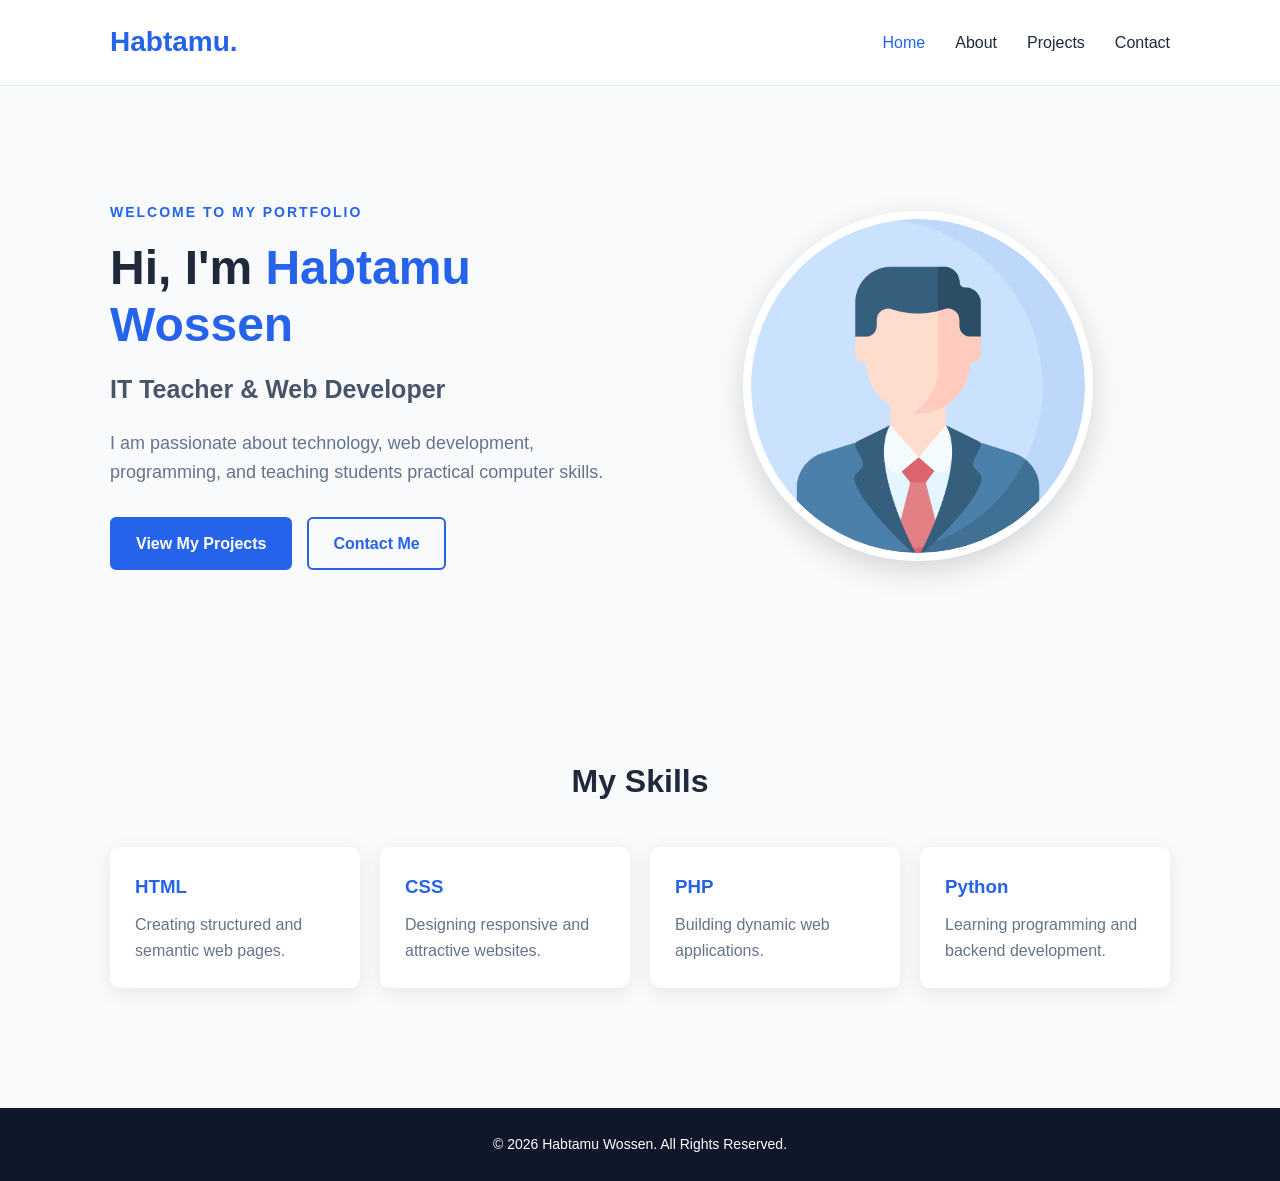
<file: index.html>
<!DOCTYPE html>
<html lang="en">
<head>
    <meta charset="UTF-8">
    <meta name="viewport" content="width=device-width, initial-scale=1.0">

    <title>Habtamu Wossen | Portfolio</title>

    <link rel="stylesheet" href="css/styles.css">
</head>

<body>

    <!-- Navigation -->
    <header>
        <nav class="navbar">

            <a href="index.html" class="logo">
                Habtamu.
            </a>

            <ul class="nav-links">
                <li><a href="index.html" class="active">Home</a></li>
                <li><a href="about.html">About</a></li>
                <li><a href="projects.html">Projects</a></li>
                <li><a href="contact.html">Contact</a></li>
            </ul>

        </nav>
    </header>


    <!-- Hero Section -->
    <main>

        <section class="hero">

            <div class="hero-content">

                <p class="small-title">WELCOME TO MY PORTFOLIO</p>

                <h1>
                    Hi, I'm <span>Habtamu Wossen</span>
                </h1>

                <h2>
                    IT Teacher & Web Developer
                </h2>

                <p class="hero-text">
                    I am passionate about technology, web development,
                    programming, and teaching students practical
                    computer skills.
                </p>

                <div class="hero-buttons">
                    <a href="projects.html" class="btn">View My Projects</a>
                    <a href="contact.html" class="btn btn-outline">Contact Me</a>
                </div>

            </div>


            <div class="hero-image">

                <img src="images/profile.jpg" alt="Habtamu Wossen">

            </div>

        </section>


        <!-- Skills Preview -->
        <section class="skills-section">

            <h2 class="section-title">My Skills</h2>

            <div class="skills">

                <div class="skill-card">
                    <h3>HTML</h3>
                    <p>Creating structured and semantic web pages.</p>
                </div>

                <div class="skill-card">
                    <h3>CSS</h3>
                    <p>Designing responsive and attractive websites.</p>
                </div>

                <div class="skill-card">
                    <h3>PHP</h3>
                    <p>Building dynamic web applications.</p>
                </div>

                <div class="skill-card">
                    <h3>Python</h3>
                    <p>Learning programming and backend development.</p>
                </div>

            </div>

        </section>

    </main>


    <!-- Footer -->
    <footer>

        <p>
            &copy; 2026 Habtamu Wossen. All Rights Reserved.
        </p>

    </footer>

</body>
</html>
</file>
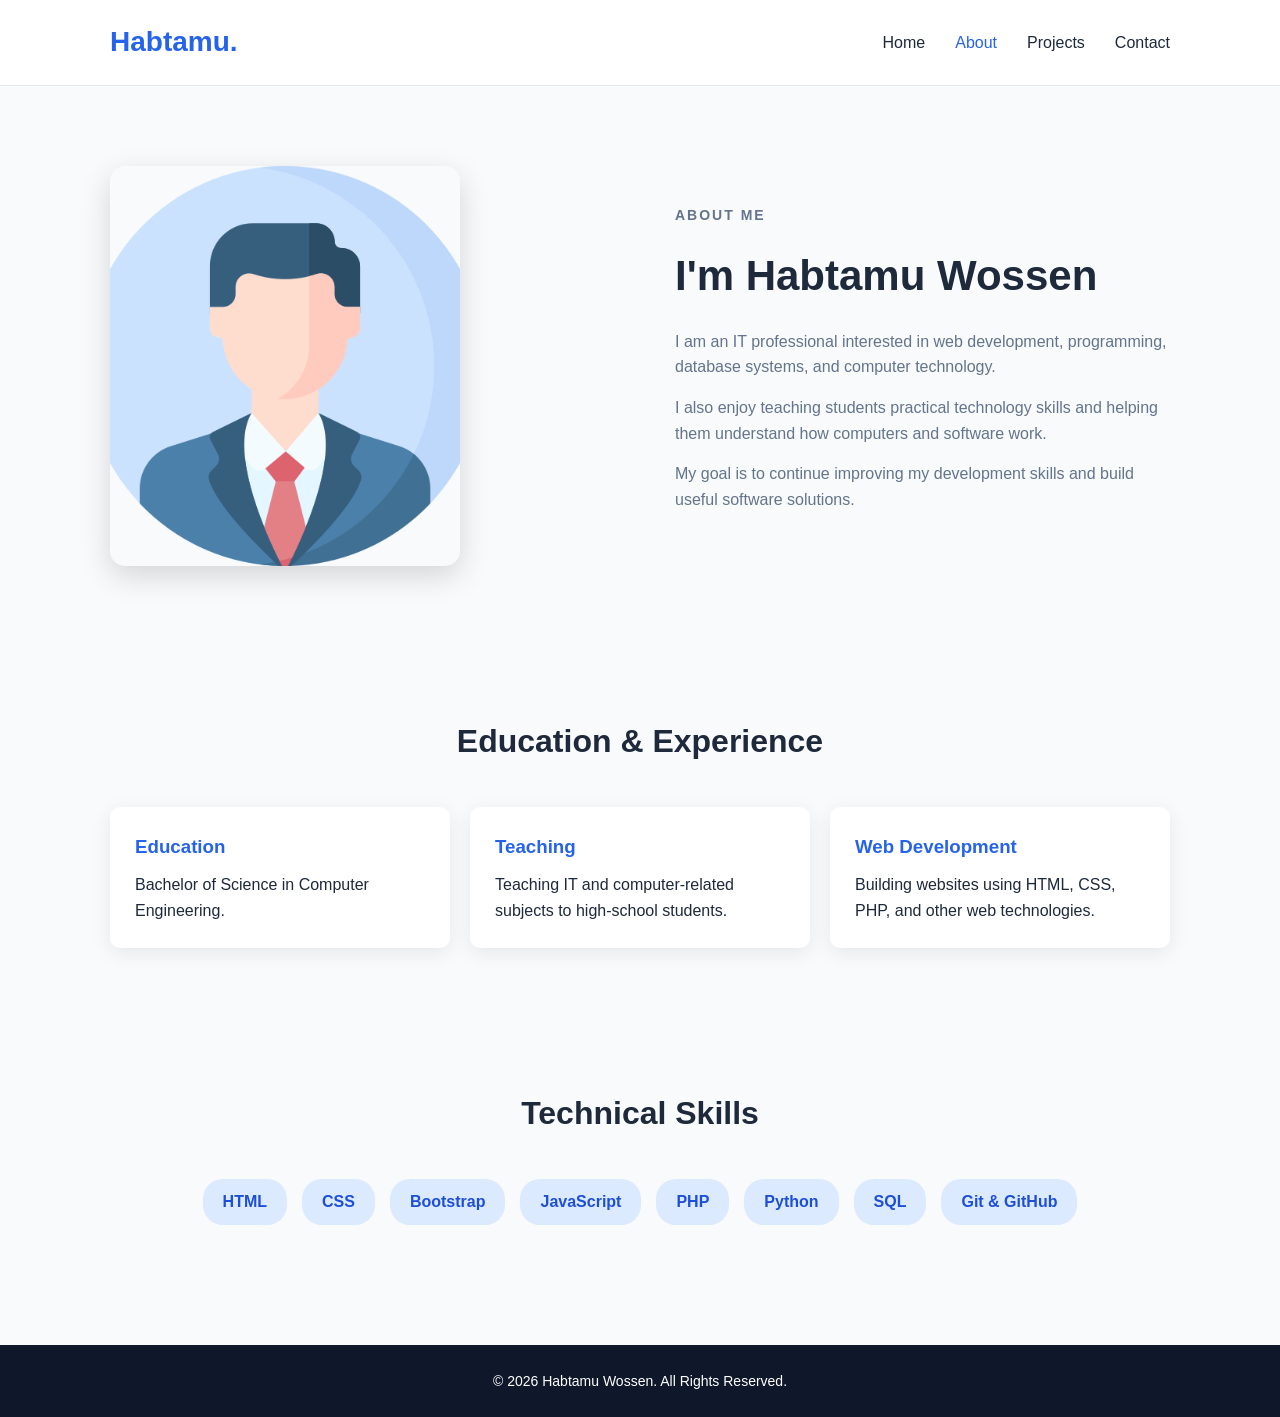
<file: about.html>
<!DOCTYPE html>
<html lang="en">

<head>
    <meta charset="UTF-8">
    <meta name="viewport" content="width=device-width, initial-scale=1.0">

    <title>About | Habtamu</title>

    <link rel="stylesheet" href="css/styles.css">
</head>

<body>

    <!-- Navigation -->
    <header>
        <nav class="navbar">

            <a href="index.html" class="logo">
                Habtamu.
            </a>

            <ul class="nav-links">
                <li><a href="index.html">Home</a></li>
                <li><a href="about.html" class="active">About</a></li>
                <li><a href="projects.html">Projects</a></li>
                <li><a href="contact.html">Contact</a></li>
            </ul>

        </nav>
    </header>


    <main>

        <!-- About Section -->
        <section class="about-section">

            <div class="about-image">

                <img
                    src="images/profile.jpg"
                    alt="Habtamu Wossen"
                >

            </div>


            <div class="about-content">

                <p class="small-title">
                    ABOUT ME
                </p>

                <h1>
                    I'm Habtamu Wossen
                </h1>

                <p>
                    I am an IT professional interested in
                    web development, programming, database
                    systems, and computer technology.
                </p>

                <p>
                    I also enjoy teaching students practical
                    technology skills and helping them understand
                    how computers and software work.
                </p>

                <p>
                    My goal is to continue improving my
                    development skills and build useful
                    software solutions.
                </p>

            </div>

        </section>


        <!-- Education and Experience -->
        <section class="content-section">

            <h2 class="section-title">
                Education & Experience
            </h2>

            <div class="info-grid">

                <div class="info-card">

                    <h3>Education</h3>

                    <p>
                        Bachelor of Science in Computer Engineering.
                    </p>

                </div>


                <div class="info-card">

                    <h3>Teaching</h3>

                    <p>
                        Teaching IT and computer-related
                        subjects to high-school students.
                    </p>

                </div>


                <div class="info-card">

                    <h3>Web Development</h3>

                    <p>
                        Building websites using HTML, CSS,
                        PHP, and other web technologies.
                    </p>

                </div>

            </div>

        </section>


        <!-- Skills -->
        <section class="content-section">

            <h2 class="section-title">
                Technical Skills
            </h2>

            <div class="skills-list">

                <span>HTML</span>
                <span>CSS</span>
                <span>Bootstrap</span>
                <span>JavaScript</span>
                <span>PHP</span>
                <span>Python</span>
                <span>SQL</span>
                <span>Git & GitHub</span>

            </div>

        </section>

    </main>


    <!-- Footer -->
    <footer>

        <p>
            &copy; 2026 Habtamu Wossen.
            All Rights Reserved.
        </p>

    </footer>

</body>

</html>
</file>
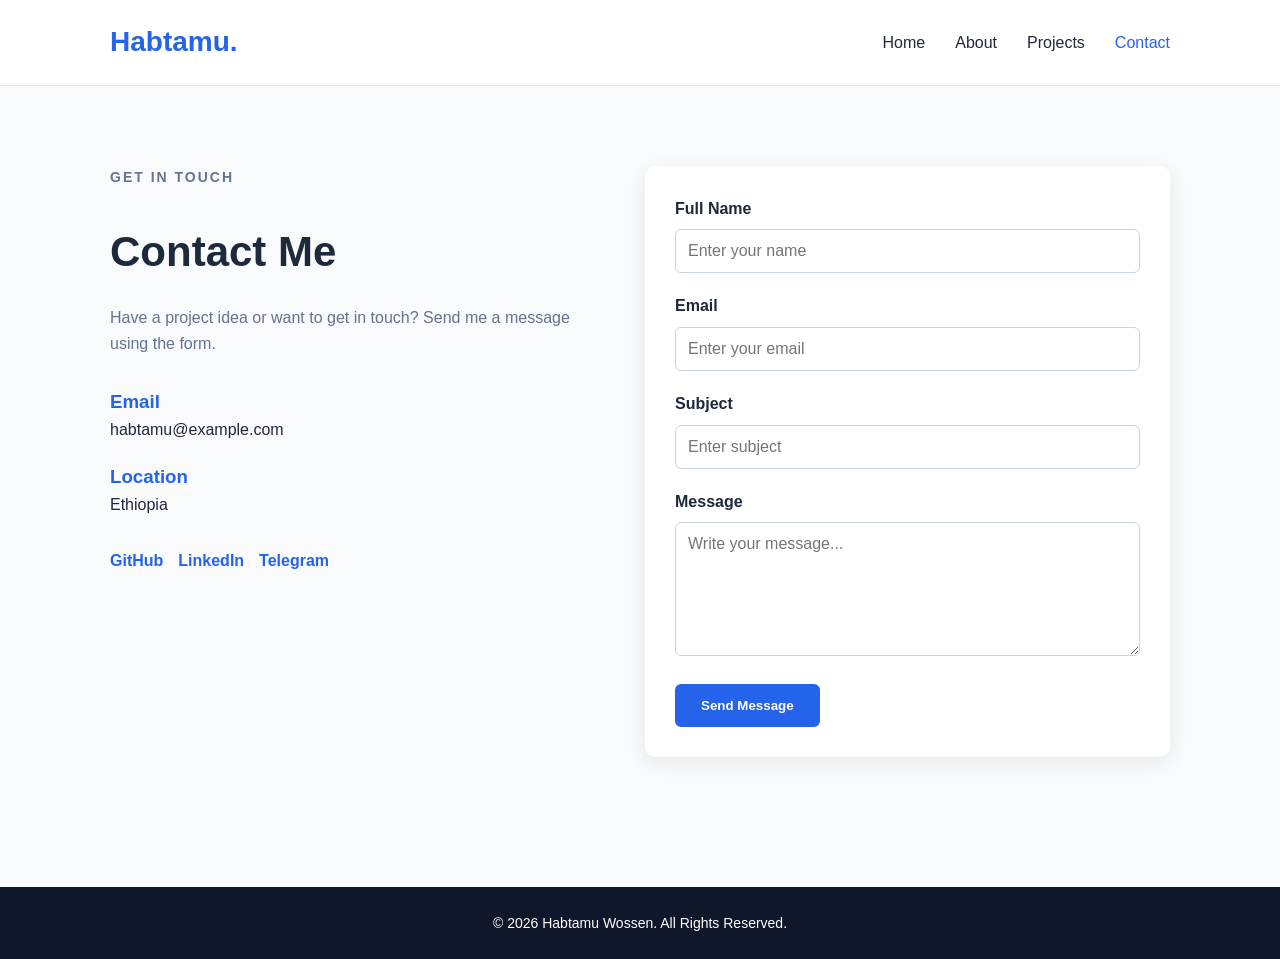
<file: contact.html>
<!DOCTYPE html>
<html lang="en">

<head>
    <meta charset="UTF-8">
    <meta name="viewport" content="width=device-width, initial-scale=1.0">

    <title>Contact | Habtamu</title>

    <link rel="stylesheet" href="css/styles.css">
</head>

<body>

    <!-- Navigation -->
    <header>
        <nav class="navbar">

            <a href="index.html" class="logo">
                Habtamu.
            </a>

            <ul class="nav-links">
                <li><a href="index.html">Home</a></li>
                <li><a href="about.html">About</a></li>
                <li><a href="projects.html">Projects</a></li>
                <li><a href="contact.html" class="active">Contact</a></li>
            </ul>

        </nav>
    </header>


    <main>

        <section class="contact-section">


            <!-- Contact Information -->
            <div class="contact-info">

                <p class="small-title">
                    GET IN TOUCH
                </p>

                <h1>
                    Contact Me
                </h1>

                <p>
                    Have a project idea or want to get
                    in touch? Send me a message using
                    the form.
                </p>


                <div class="contact-details">

                    <div>
                        <h3>Email</h3>
                        <p>habtamu@example.com</p>
                    </div>

                    <div>
                        <h3>Location</h3>
                        <p>Ethiopia</p>
                    </div>

                </div>


                <!-- Social Links -->
                <div class="social-links">

                    <a href="#">
                        GitHub
                    </a>

                    <a href="#">
                        LinkedIn
                    </a>

                    <a href="#">
                        Telegram
                    </a>

                </div>

            </div>


            <!-- Contact Form -->
            <div class="contact-form">

                <form>


                    <div class="form-group">

                        <label for="name">
                            Full Name
                        </label>

                        <input
                            type="text"
                            id="name"
                            name="name"
                            placeholder="Enter your name"
                            required
                        >

                    </div>


                    <div class="form-group">

                        <label for="email">
                            Email
                        </label>

                        <input
                            type="email"
                            id="email"
                            name="email"
                            placeholder="Enter your email"
                            required
                        >

                    </div>


                    <div class="form-group">

                        <label for="subject">
                            Subject
                        </label>

                        <input
                            type="text"
                            id="subject"
                            name="subject"
                            placeholder="Enter subject"
                        >

                    </div>


                    <div class="form-group">

                        <label for="message">
                            Message
                        </label>

                        <textarea
                            id="message"
                            name="message"
                            rows="6"
                            placeholder="Write your message..."
                            required
                        ></textarea>

                    </div>


                    <button
                        type="submit"
                        class="btn"
                    >
                        Send Message
                    </button>

                </form>

            </div>

        </section>

    </main>


    <!-- Footer -->
    <footer>

        <p>
            &copy; 2026 Habtamu Wossen.
            All Rights Reserved.
        </p>

    </footer>

</body>

</html>
</file>
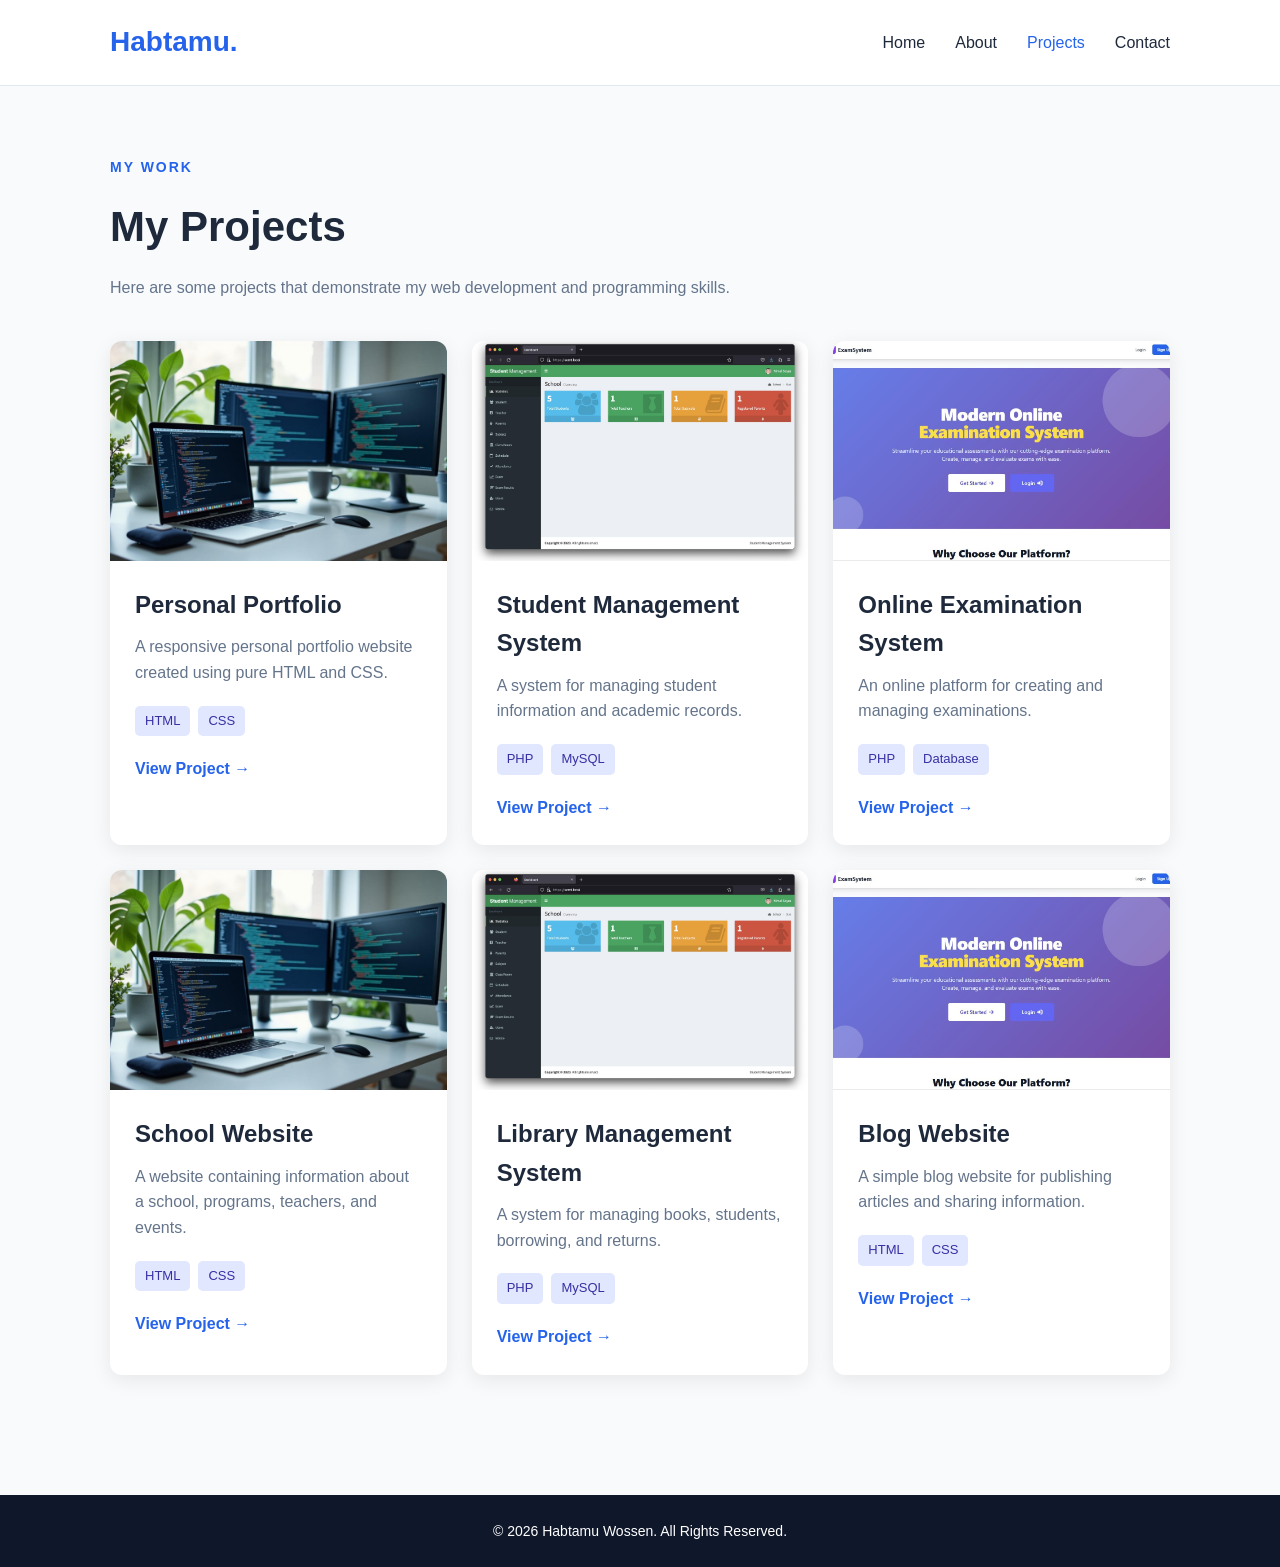
<file: projects.html>
<!DOCTYPE html>
<html lang="en">

<head>
    <meta charset="UTF-8">
    <meta name="viewport" content="width=device-width, initial-scale=1.0">

    <title>Projects | Habtamu</title>

    <link rel="stylesheet" href="css/styles.css">
</head>

<body>

    <!-- Navigation -->
    <header>
        <nav class="navbar">

            <a href="index.html" class="logo">
                Habtamu.
            </a>

            <ul class="nav-links">
                <li><a href="index.html">Home</a></li>
                <li><a href="about.html">About</a></li>
                <li><a href="projects.html" class="active">Projects</a></li>
                <li><a href="contact.html">Contact</a></li>
            </ul>

        </nav>
    </header>


    <main>

        <section class="content-section">

            <p class="small-title">
                MY WORK
            </p>

            <h1 class="page-title">
                My Projects
            </h1>

            <p class="page-description">
                Here are some projects that demonstrate
                my web development and programming skills.
            </p>


            <!-- Projects -->
            <div class="projects">


                <!-- Project 1 -->
                <article class="project-card">

                    <img
                        src="images/project1.jpg"
                        alt="Personal Portfolio"
                    >

                    <div class="project-content">

                        <h2>
                            Personal Portfolio
                        </h2>

                        <p>
                            A responsive personal portfolio
                            website created using pure HTML
                            and CSS.
                        </p>

                        <div class="project-tags">
                            <span>HTML</span>
                            <span>CSS</span>
                        </div>

                        <a href="#" class="project-link">
                            View Project →
                        </a>

                    </div>

                </article>


                <!-- Project 2 -->
                <article class="project-card">

                    <img
                        src="images/project2.jpg"
                        alt="Student Management System"
                    >

                    <div class="project-content">

                        <h2>
                            Student Management System
                        </h2>

                        <p>
                            A system for managing student
                            information and academic records.
                        </p>

                        <div class="project-tags">
                            <span>PHP</span>
                            <span>MySQL</span>
                        </div>

                        <a href="#" class="project-link">
                            View Project →
                        </a>

                    </div>

                </article>


                <!-- Project 3 -->
                <article class="project-card">

                    <img
                        src="images/project3.jpg"
                        alt="Online Examination System"
                    >

                    <div class="project-content">

                        <h2>
                            Online Examination System
                        </h2>

                        <p>
                            An online platform for creating
                            and managing examinations.
                        </p>

                        <div class="project-tags">
                            <span>PHP</span>
                            <span>Database</span>
                        </div>

                        <a href="#" class="project-link">
                            View Project →
                        </a>

                    </div>

                </article>


                <!-- Project 4 -->
                <article class="project-card">

                    <img
                        src="images/project1.jpg"
                        alt="School Website"
                    >

                    <div class="project-content">

                        <h2>
                            School Website
                        </h2>

                        <p>
                            A website containing information
                            about a school, programs, teachers,
                            and events.
                        </p>

                        <div class="project-tags">
                            <span>HTML</span>
                            <span>CSS</span>
                        </div>

                        <a href="#" class="project-link">
                            View Project →
                        </a>

                    </div>

                </article>


                <!-- Project 5 -->
                <article class="project-card">

                    <img
                        src="images/project2.jpg"
                        alt="Library Management System"
                    >

                    <div class="project-content">

                        <h2>
                            Library Management System
                        </h2>

                        <p>
                            A system for managing books,
                            students, borrowing, and returns.
                        </p>

                        <div class="project-tags">
                            <span>PHP</span>
                            <span>MySQL</span>
                        </div>

                        <a href="#" class="project-link">
                            View Project →
                        </a>

                    </div>

                </article>


                <!-- Project 6 -->
                <article class="project-card">

                    <img
                        src="images/project3.jpg"
                        alt="Blog Website"
                    >

                    <div class="project-content">

                        <h2>
                            Blog Website
                        </h2>

                        <p>
                            A simple blog website for publishing
                            articles and sharing information.
                        </p>

                        <div class="project-tags">
                            <span>HTML</span>
                            <span>CSS</span>
                        </div>

                        <a href="#" class="project-link">
                            View Project →
                        </a>

                    </div>

                </article>

            </div>

        </section>

    </main>


    <!-- Footer -->
    <footer>

        <p>
            &copy; 2026 Habtamu Wossen.
            All Rights Reserved.
        </p>

    </footer>

</body>

</html>
</file>
<file: css/styles.css>
/* ========================================
   GENERAL STYLES
======================================== */

* {
    margin: 0;
    padding: 0;
    box-sizing: border-box;
}


body {
    font-family: Arial, sans-serif;
    background-color: #f8fafc;
    color: #1e293b;
    line-height: 1.6;
}


a {
    text-decoration: none;
    color: inherit;
}


img {
    max-width: 100%;
    display: block;
}


/* ========================================
   NAVIGATION
======================================== */

header {
    background-color: #ffffff;
    border-bottom: 1px solid #e2e8f0;
}


.navbar {
    max-width: 1100px;
    margin: auto;
    padding: 20px;
    
    display: flex;
    justify-content: space-between;
    align-items: center;
}


.logo {
    font-size: 28px;
    font-weight: bold;
    color: #2563eb;
}


.nav-links {
    list-style: none;

    display: flex;
    gap: 30px;
}


.nav-links a {
    font-weight: 500;
    transition: 0.3s;
}


.nav-links a:hover {
    color: #2563eb;
}


.nav-links .active {
    color: #2563eb;
}


/* ========================================
   HERO SECTION
======================================== */

.hero {
    max-width: 1100px;
    min-height: 600px;
    margin: auto;
    padding: 80px 20px;

    display: flex;
    justify-content: space-between;
    align-items: center;
    gap: 50px;
}


.hero-content {
    flex: 1;
}


.small-title {
    color: #2563eb;
    font-size: 14px;
    font-weight: bold;
    letter-spacing: 2px;
    margin-bottom: 15px;
}


.hero h1 {
    font-size: 48px;
    line-height: 1.2;
    margin-bottom: 15px;
}


.hero h1 span {
    color: #2563eb;
}


.hero h2 {
    font-size: 25px;
    color: #475569;
    margin-bottom: 20px;
}


.hero-text {
    max-width: 550px;
    color: #64748b;
    font-size: 18px;
    margin-bottom: 30px;
}


/* ========================================
   BUTTONS
======================================== */

.hero-buttons {
    display: flex;
    gap: 15px;
}


.btn {
    display: inline-block;
    padding: 12px 24px;

    background-color: #2563eb;
    color: white;

    border: 2px solid #2563eb;
    border-radius: 6px;

    font-weight: bold;

    transition: 0.3s;
}


.btn:hover {
    background-color: #1d4ed8;
    transform: translateY(-2px);
}


.btn-outline {
    background-color: transparent;
    color: #2563eb;
}


.btn-outline:hover {
    background-color: #2563eb;
    color: white;
}


/* ========================================
   HERO IMAGE
======================================== */

.hero-image {
    flex: 1;

    display: flex;
    justify-content: center;
}


.hero-image img {
    width: 350px;
    height: 350px;

    object-fit: cover;

    border-radius: 50%;

    border: 8px solid white;

    box-shadow: 0 10px 30px rgba(0, 0, 0, 0.15);
}


/* ========================================
   SECTIONS
======================================== */

.skills-section,
.content-section {
    max-width: 1100px;
    margin: auto;
    padding: 70px 20px;
}


.section-title {
    text-align: center;
    font-size: 32px;
    margin-bottom: 40px;
}


.page-title {
    font-size: 42px;
    margin-bottom: 15px;
}


.page-description {
    color: #64748b;
    margin-bottom: 40px;
}


/* ========================================
   SKILLS
======================================== */

.skills {
    display: flex;
    gap: 20px;
    flex-wrap: wrap;
}


.skill-card {
    flex: 1;
    min-width: 200px;

    background-color: white;

    padding: 25px;

    border-radius: 10px;

    box-shadow: 0 5px 20px rgba(0, 0, 0, 0.08);

    transition: 0.3s;
}


.skill-card:hover {
    transform: translateY(-5px);
}


.skill-card h3 {
    color: #2563eb;
    margin-bottom: 10px;
}


.skill-card p {
    color: #64748b;
}


/* ========================================
   ABOUT PAGE
======================================== */

.about-section {
    max-width: 1100px;
    margin: auto;
    padding: 80px 20px;

    display: flex;
    align-items: center;
    gap: 70px;
}


.about-image {
    flex: 1;
}


.about-image img {
    width: 350px;
    height: 400px;

    object-fit: cover;

    border-radius: 15px;

    box-shadow: 0 10px 30px rgba(0, 0, 0, 0.15);
}


.about-content {
    flex: 1;
}


.about-content h1 {
    font-size: 42px;
    margin-bottom: 20px;
}


.about-content p {
    color: #64748b;
    margin-bottom: 15px;
}


/* ========================================
   INFORMATION CARDS
======================================== */

.info-grid {
    display: flex;
    gap: 20px;
    flex-wrap: wrap;
}


.info-card {
    flex: 1;
    min-width: 250px;

    background-color: white;

    padding: 25px;

    border-radius: 10px;

    box-shadow: 0 5px 20px rgba(0, 0, 0, 0.08);
}


.info-card h3 {
    margin-bottom: 10px;
    color: #2563eb;
}


/* ========================================
   SKILLS LIST
======================================== */

.skills-list {
    display: flex;
    justify-content: center;
    flex-wrap: wrap;
    gap: 15px;
}


.skills-list span {
    background-color: #dbeafe;
    color: #1d4ed8;

    padding: 10px 20px;

    border-radius: 20px;

    font-weight: bold;
}


/* ========================================
   PROJECTS
======================================== */

.projects {
    display: flex;
    flex-wrap: wrap;
    gap: 25px;
}


.project-card {
    flex: 1 1 300px;

    background-color: white;

    border-radius: 12px;

    overflow: hidden;

    box-shadow: 0 5px 20px rgba(0, 0, 0, 0.08);

    transition: 0.3s;
}


.project-card:hover {
    transform: translateY(-8px);

    box-shadow: 0 12px 30px rgba(0, 0, 0, 0.15);
}


.project-card img {
    width: 100%;
    height: 220px;

    object-fit: cover;
}


.project-content {
    padding: 25px;
}


.project-content h2 {
    margin-bottom: 10px;
}


.project-content p {
    color: #64748b;
    margin-bottom: 20px;
}


.project-tags {
    display: flex;
    gap: 8px;
    margin-bottom: 20px;
}


.project-tags span {
    background-color: #e0e7ff;
    color: #3730a3;

    padding: 5px 10px;

    border-radius: 5px;

    font-size: 13px;
}


.project-link {
    color: #2563eb;
    font-weight: bold;
}


.project-link:hover {
    text-decoration: underline;
}


/* ========================================
   CONTACT
======================================== */

.contact-section {
    max-width: 1100px;
    margin: auto;
    padding: 80px 20px;

    display: flex;
    gap: 70px;
}


.contact-info {
    flex: 1;
}


.contact-info h1 {
    font-size: 42px;
    margin-bottom: 20px;
}


.contact-info > p {
    color: #64748b;
    margin-bottom: 30px;
}


.contact-details {
    margin-bottom: 30px;
}


.contact-details div {
    margin-bottom: 20px;
}


.contact-details h3 {
    color: #2563eb;
}


.social-links {
    display: flex;
    gap: 15px;
}


.social-links a {
    color: #2563eb;
    font-weight: bold;
}


.social-links a:hover {
    text-decoration: underline;
}


/* ========================================
   FORM
======================================== */

.contact-form {
    flex: 1;

    background-color: white;

    padding: 30px;

    border-radius: 10px;

    box-shadow: 0 5px 20px rgba(0, 0, 0, 0.08);
}


.form-group {
    margin-bottom: 20px;
}


.form-group label {
    display: block;

    margin-bottom: 8px;

    font-weight: bold;
}


.form-group input,
.form-group textarea {
    width: 100%;

    padding: 12px;

    border: 1px solid #cbd5e1;

    border-radius: 6px;

    font-family: inherit;

    font-size: 16px;

    outline: none;
}


.form-group input:focus,
.form-group textarea:focus {
    border-color: #2563eb;

    box-shadow: 0 0 0 3px rgba(37, 99, 235, 0.1);
}


.form-group textarea {
    resize: vertical;
}


/* ========================================
   FOOTER
======================================== */

footer {
    background-color: #0f172a;
    color: white;

    text-align: center;

    padding: 25px;

    margin-top: 50px;
}


footer p {
    font-size: 14px;
}


/* ========================================
   RESPONSIVE DESIGN
======================================== */

@media (max-width: 750px) {

    .navbar {
        flex-direction: column;
        gap: 20px;
    }


    .nav-links {
        gap: 15px;
        flex-wrap: wrap;
        justify-content: center;
    }


    .hero {
        flex-direction: column-reverse;
        text-align: center;
        padding-top: 50px;
    }


    .hero-buttons {
        justify-content: center;
        flex-wrap: wrap;
    }


    .hero h1 {
        font-size: 36px;
    }


    .hero-image img {
        width: 250px;
        height: 250px;
    }


    .about-section {
        flex-direction: column;
        text-align: center;
    }


    .about-image img {
        width: 280px;
        height: 320px;
        margin: auto;
    }


    .contact-section {
        flex-direction: column;
    }


    .contact-info {
        text-align: center;
    }


    .social-links {
        justify-content: center;
    }


    .page-title {
        font-size: 34px;
    }

}
</file>
